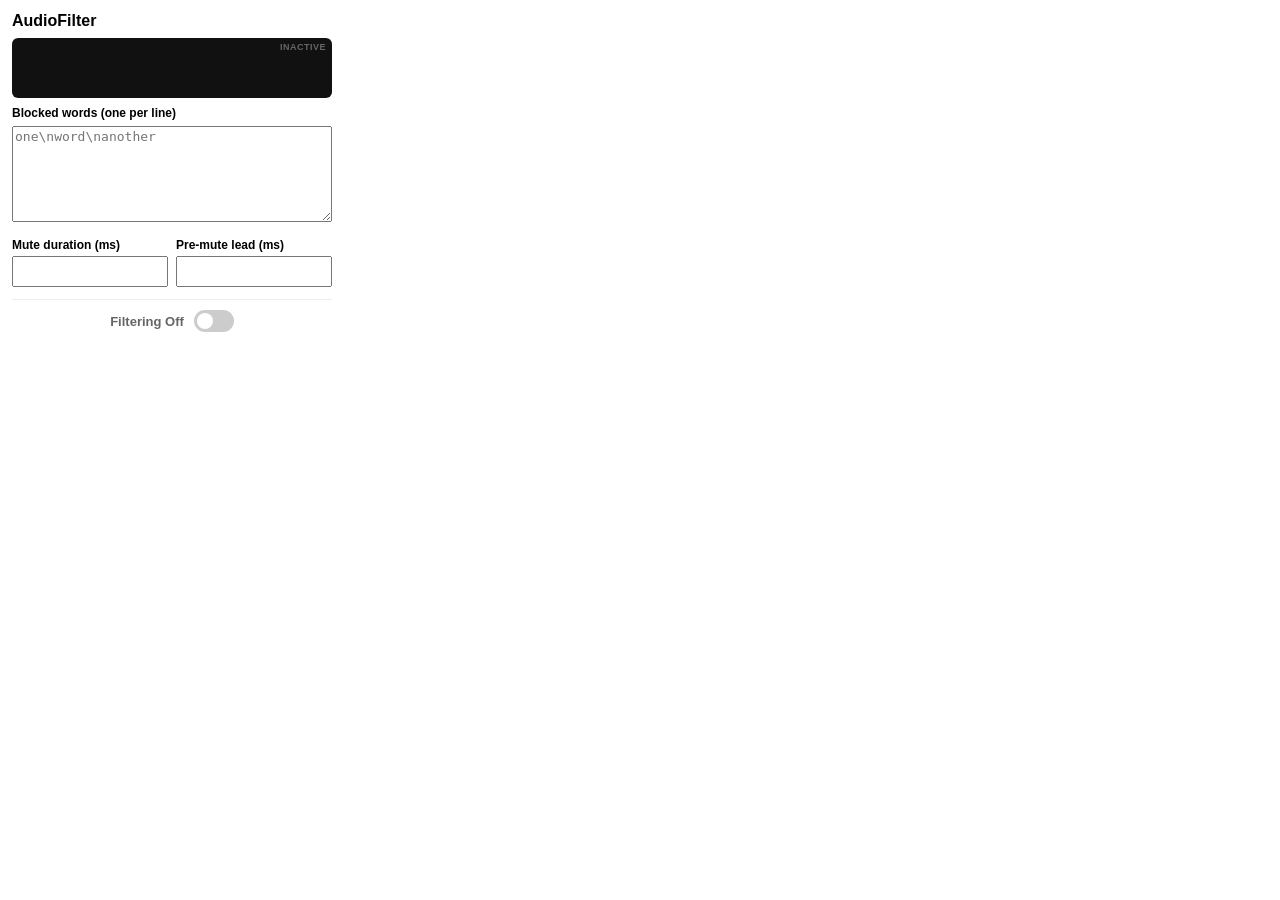
<file: popup.html>
<!doctype html>
<html>
  <head>
    <meta charset="utf-8" />
    <meta name="viewport" content="width=device-width,initial-scale=1" />
    <title>AudioFilter</title>
    <link rel="stylesheet" href="popup.css">
  </head>
  <body>
    <div class="container" style="position:relative;">
      <div id="status" class="status" style="position:absolute;top:4px;right:4px;font-size:11px;"></div>
      <h1>AudioFilter</h1>

      <!-- Live waveform -->
      <div class="wave-box" id="waveBox">
        <canvas id="waveCanvas" width="296" height="60"></canvas>
        <div class="wave-label" id="waveLabel">Inactive</div>
        <div class="wave-detected" id="waveDetected"></div>
      </div>

      <label class="label">Blocked words (one per line)</label>
      <textarea id="blockedWords" rows="6" placeholder="one\nword\nanother"></textarea>

      <div class="row-pair">
        <div class="field">
          <label class="label">Mute duration (ms)</label>
          <input id="muteDuration" type="number" min="100" step="100" />
        </div>
        <div class="field">
          <label class="label">Pre-mute lead (ms)</label>
          <input id="preMuteLead" type="number" min="0" step="50" />
        </div>
      </div>
      <div class="toggle-row">
        <span class="toggle-label-text" id="filterLabel">Filtering Off</span>
        <label class="switch">
          <input type="checkbox" id="enableFilter">
          <span class="switch-slider"></span>
        </label>
      </div>
    </div>
    <script src="popup.js"></script>
  </body>
</html>
</file>
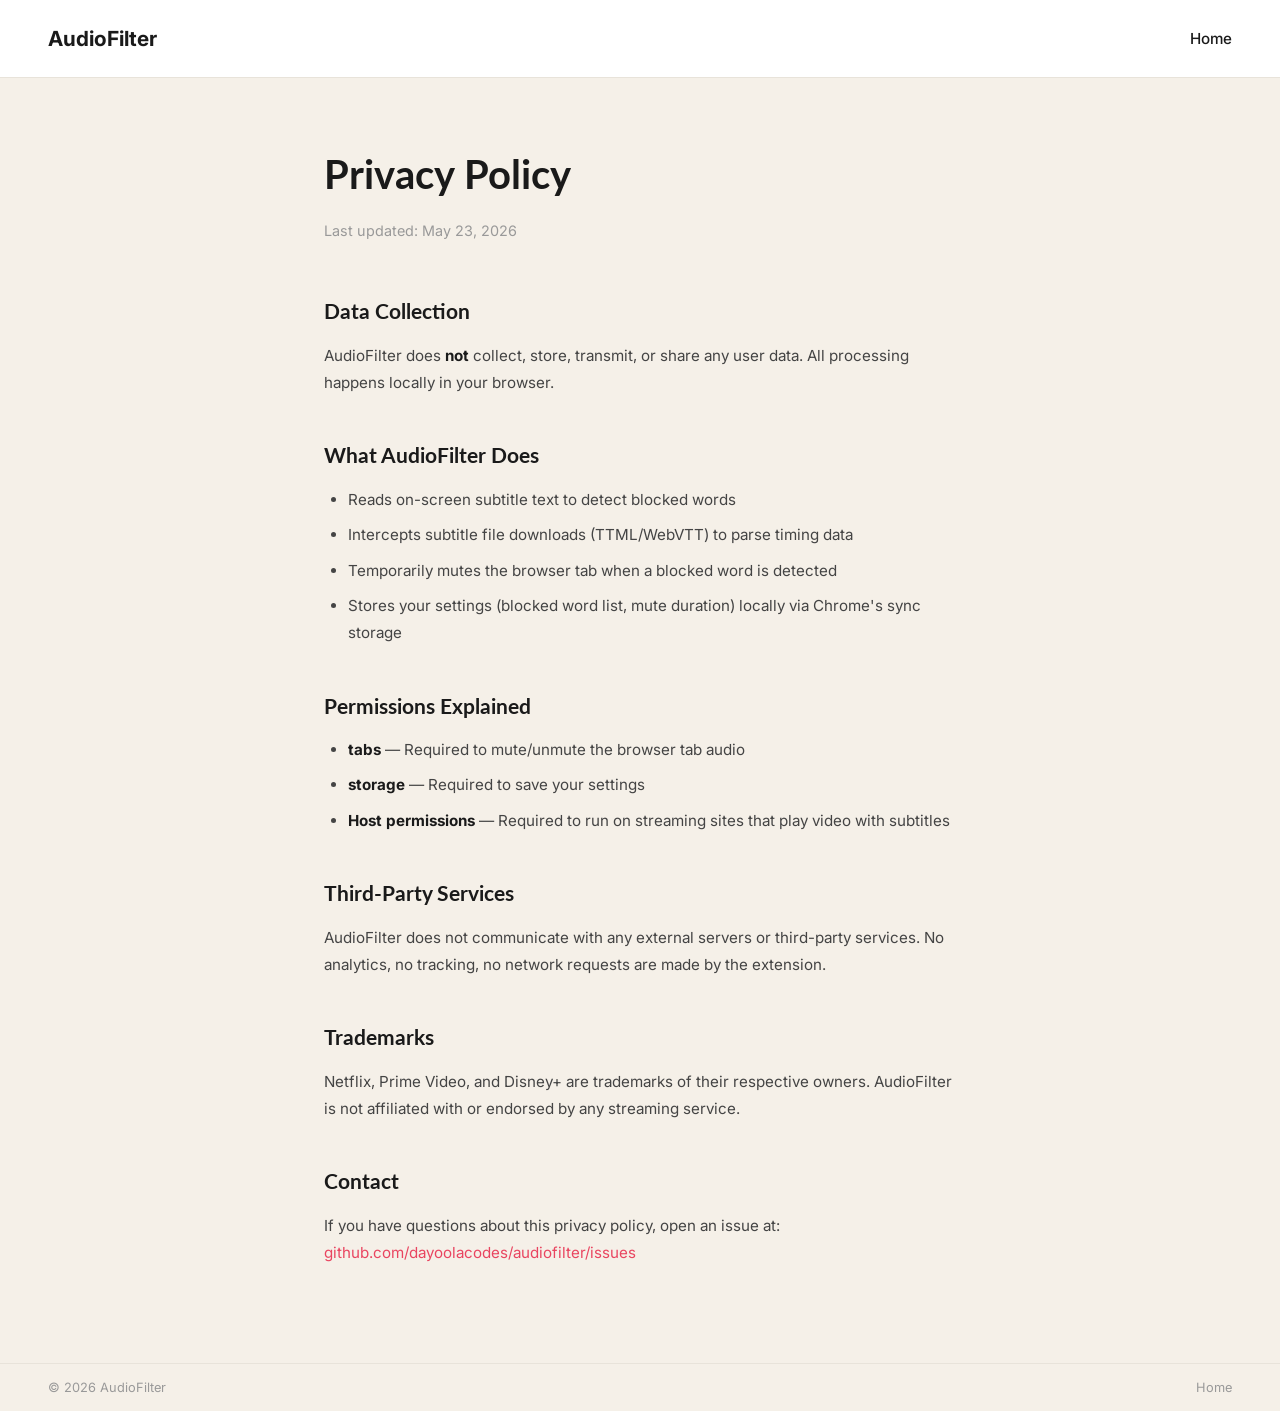
<file: site/privacy.html>
<!DOCTYPE html>
<html lang="en">
<head>
  <meta charset="UTF-8">
  <meta name="viewport" content="width=device-width, initial-scale=1.0">
  <title>Privacy Policy — AudioFilter</title>
  <link rel="preconnect" href="https://fonts.googleapis.com">
  <link rel="preconnect" href="https://fonts.gstatic.com" crossorigin>
  <link href="https://fonts.googleapis.com/css2?family=Lato:wght@300;400;700&family=Inter:wght@400;500;600&display=swap" rel="stylesheet">
  <style>
    * { margin: 0; padding: 0; box-sizing: border-box; }
    body {
      font-family: 'Inter', -apple-system, BlinkMacSystemFont, 'Segoe UI', Roboto, sans-serif;
      background: #f5f0e8;
      color: #1a1a1a;
      line-height: 1.8;
    }
    nav {
      display: flex;
      align-items: center;
      justify-content: space-between;
      padding: 20px 48px;
      background: white;
      border-bottom: 1px solid #e8e3da;
    }
    .nav-logo {
      font-family: 'Inter', sans-serif;
      font-weight: 700;
      font-size: 1.3rem;
      color: #1a1a1a;
      text-decoration: none;
    }
    .nav-links {
      display: flex;
      align-items: center;
      gap: 32px;
    }
    .nav-links a {
      color: #1a1a1a;
      text-decoration: none;
      font-size: 0.95rem;
      font-weight: 500;
    }
    .nav-links a:hover { color: #e94560; }
    main {
      max-width: 680px;
      margin: 0 auto;
      padding: 60px 24px 80px;
    }
    h1 {
      font-family: 'Lato', sans-serif;
      font-size: 2.5rem;
      font-weight: 700;
      margin-bottom: 8px;
    }
    .updated {
      color: #999;
      font-size: 0.9rem;
      margin-bottom: 48px;
    }
    h2 {
      font-family: 'Lato', sans-serif;
      font-size: 1.3rem;
      font-weight: 700;
      margin-top: 40px;
      margin-bottom: 12px;
    }
    p {
      color: #444;
      font-size: 0.95rem;
      margin-bottom: 16px;
    }
    ul {
      color: #444;
      font-size: 0.95rem;
      margin-bottom: 16px;
      padding-left: 24px;
    }
    li { margin-bottom: 8px; }
    strong { color: #1a1a1a; }
    a { color: #e94560; text-decoration: none; }
    a:hover { text-decoration: underline; }
    footer {
      padding: 12px 48px;
      font-size: 0.8rem;
      color: #999;
      display: flex;
      justify-content: space-between;
      align-items: center;
      border-top: 1px solid #e8e3da;
    }
    footer a { color: #999; text-decoration: none; }
    footer a:hover { color: #e94560; }
    @media (max-width: 768px) {
      nav { padding: 16px 20px; }
      main { padding: 40px 20px 60px; }
      h1 { font-size: 2rem; }
      footer { padding: 12px 20px; }
    }
  </style>
</head>
<body>

  <nav>
    <a href="/" class="nav-logo">AudioFilter</a>
    <div class="nav-links">
      <a href="/">Home</a>
    </div>
  </nav>

  <main>
    <h1>Privacy Policy</h1>
    <p class="updated">Last updated: May 23, 2026</p>

    <h2>Data Collection</h2>
    <p>AudioFilter does <strong>not</strong> collect, store, transmit, or share any user data. All processing happens locally in your browser.</p>

    <h2>What AudioFilter Does</h2>
    <ul>
      <li>Reads on-screen subtitle text to detect blocked words</li>
      <li>Intercepts subtitle file downloads (TTML/WebVTT) to parse timing data</li>
      <li>Temporarily mutes the browser tab when a blocked word is detected</li>
      <li>Stores your settings (blocked word list, mute duration) locally via Chrome's sync storage</li>
    </ul>

    <h2>Permissions Explained</h2>
    <ul>
      <li><strong>tabs</strong> — Required to mute/unmute the browser tab audio</li>
      <li><strong>storage</strong> — Required to save your settings</li>
      <li><strong>Host permissions</strong> — Required to run on streaming sites that play video with subtitles</li>
    </ul>

    <h2>Third-Party Services</h2>
    <p>AudioFilter does not communicate with any external servers or third-party services. No analytics, no tracking, no network requests are made by the extension.</p>

    <h2>Trademarks</h2>
    <p>Netflix, Prime Video, and Disney+ are trademarks of their respective owners. AudioFilter is not affiliated with or endorsed by any streaming service.</p>

    <h2>Contact</h2>
    <p>If you have questions about this privacy policy, open an issue at: <a href="https://github.com/dayoolacodes/audiofilter/issues">github.com/dayoolacodes/audiofilter/issues</a></p>
  </main>

  <footer>
    <span>&copy; <script>document.write(new Date().getFullYear())</script> AudioFilter</span>
    <a href="/">Home</a>
  </footer>

<script defer src="https://va.vercel-scripts.com/v1/script.js"></script>
</body>
</html>
</file>
<file: popup.css>
/* popup.css */
body { font-family: -apple-system, BlinkMacSystemFont, 'Segoe UI', Roboto, 'Helvetica Neue', Arial; margin:0; }
.container { width: 320px; padding:12px; }
h1 { font-size:16px; margin:0; }
.label { display:block; margin-top:8px; font-weight:600; font-size:12px; }
textarea { width:100%; box-sizing:border-box; font-size:13px; margin-top:6px; }
input[type=number] { width:100%; padding:6px; box-sizing:border-box; margin-top:4px; }
.status { margin-top:8px; font-size:12px; color:#333; }

h1 { margin-bottom: 8px; }

/* Bottom toggle */
.toggle-row {
  display: flex;
  align-items: center;
  justify-content: center;
  gap: 10px;
  margin-top: 12px;
  padding-top: 10px;
  border-top: 1px solid #eee;
}
.toggle-label-text {
  font-size: 13px;
  font-weight: 600;
  color: #666;
}

/* Toggle switch */
.switch {
  position: relative;
  display: inline-block;
  width: 40px;
  height: 22px;
  cursor: pointer;
}
.switch input { display: none; }
.switch-slider {
  position: absolute;
  inset: 0;
  background: #ccc;
  border-radius: 11px;
  transition: background 0.2s;
}
.switch-slider::after {
  content: '';
  position: absolute;
  width: 16px;
  height: 16px;
  background: white;
  border-radius: 50%;
  top: 3px;
  left: 3px;
  transition: transform 0.2s;
}
.switch input:checked + .switch-slider {
  background: #4ade80;
}
.switch input:checked + .switch-slider::after {
  transform: translateX(18px);
}

/* Side by side fields */
.row-pair {
  display: flex;
  gap: 8px;
  margin-top: 4px;
}
.row-pair .field { flex: 1; }

/* Waveform */
.wave-box {
  position: relative;
  background: #111;
  border-radius: 6px;
  margin-bottom: 8px;
  overflow: hidden;
  height: 60px;
}
.wave-box canvas {
  display: block;
  width: 100%;
  height: 100%;
}
.wave-label {
  position: absolute;
  top: 4px;
  right: 6px;
  font-size: 9px;
  font-weight: 600;
  color: #666;
  text-transform: uppercase;
  letter-spacing: 0.5px;
}
.wave-detected {
  position: absolute;
  bottom: 6px;
  left: 50%;
  transform: translateX(-50%);
  text-align: center;
  font-size: 10px;
  font-weight: 600;
  color: #fff;
  background: rgba(233, 69, 96, 0.85);
  padding: 2px 10px;
  border-radius: 3px;
  opacity: 0;
  transition: opacity 0.2s;
}
.wave-detected.visible { opacity: 1; }
</file>
